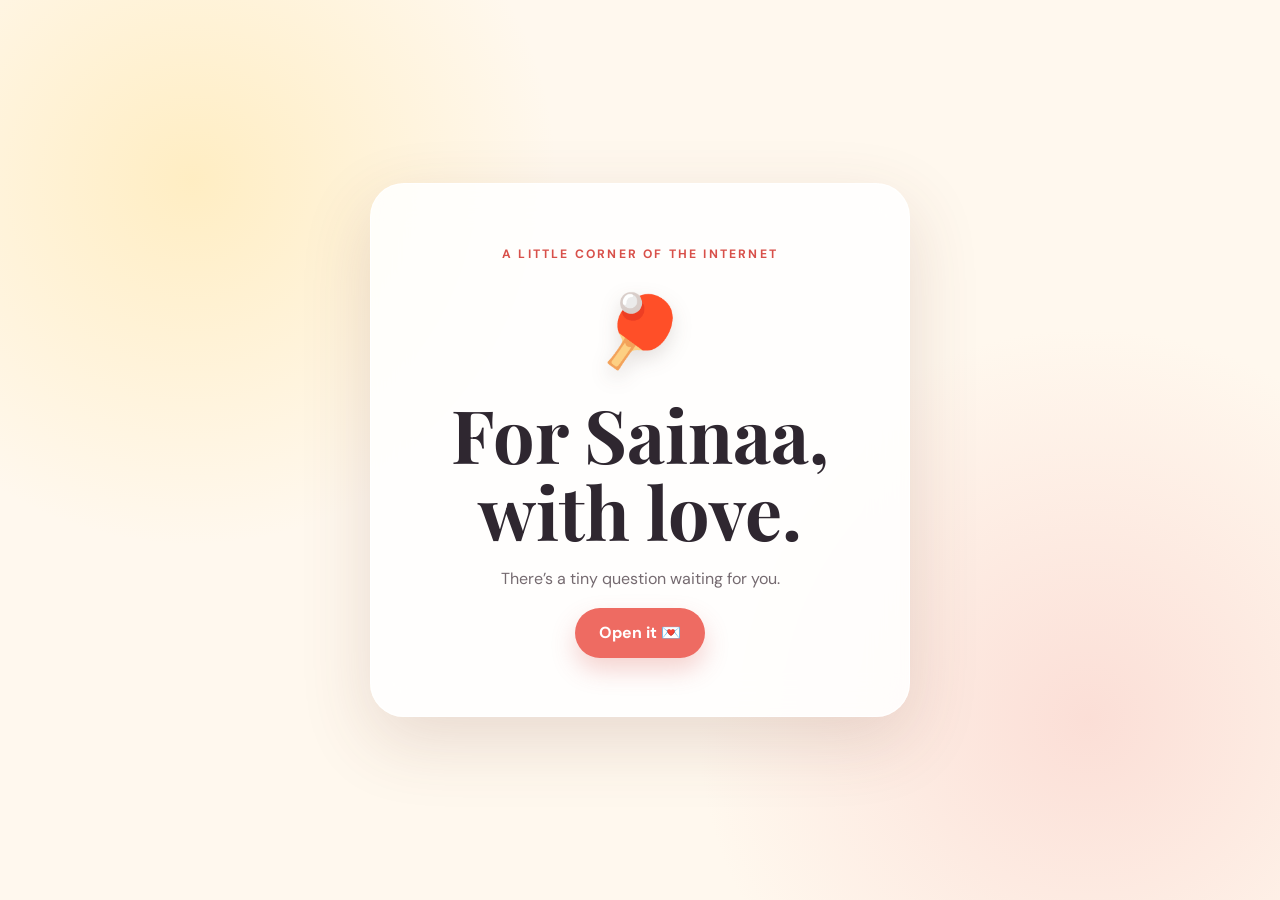
<file: index.html>
<!doctype html>
<html lang="en">
  <head>
    <meta charset="UTF-8" />
    <meta name="viewport" content="width=device-width, initial-scale=1.0" />
    <meta name="theme-color" content="#fff7ed" />
    <title>For Sainaa 💌</title>
    <link rel="preconnect" href="https://fonts.googleapis.com" />
    <link rel="preconnect" href="https://fonts.gstatic.com" crossorigin />
    <link
      href="https://fonts.googleapis.com/css2?family=DM+Sans:wght@400;600;700&family=Playfair+Display:ital,wght@1,700&display=swap"
      rel="stylesheet"
    />
    <link rel="stylesheet" href="./assets/site.css" />
  </head>
  <body class="home-page">
    <main class="home-card">
      <span class="eyebrow">a little corner of the internet</span>
      <div class="mini-paddles" aria-hidden="true">🏓</div>
      <h1>For Sainaa, with love.</h1>
      <p>There’s a tiny question waiting for you.</p>
      <a class="primary-link" href="./invites/table-tennis/">Open it 💌</a>
    </main>
  </body>
</html>
</file>
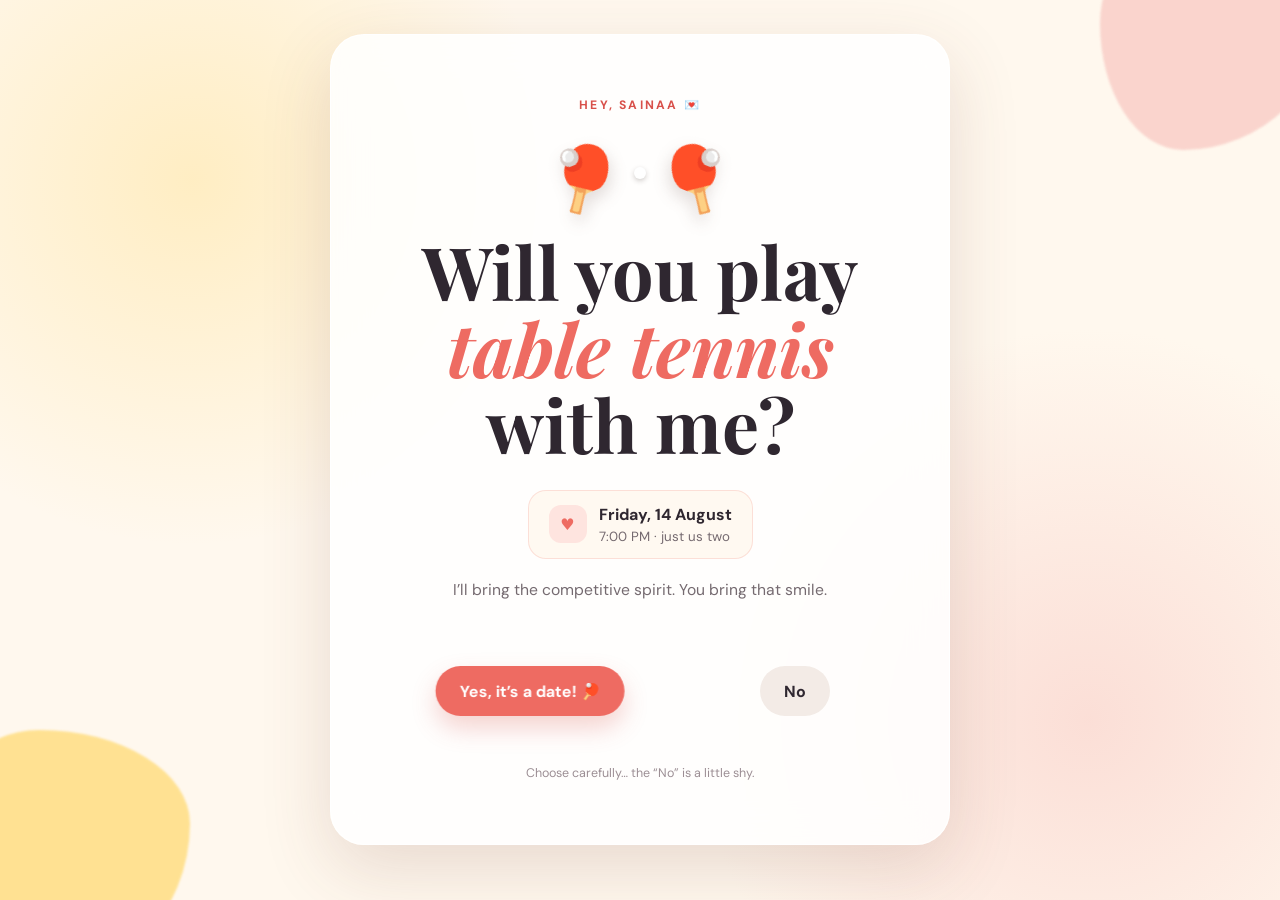
<file: invites/table-tennis/index.html>
<!doctype html>
<html lang="en">
  <head>
    <meta charset="UTF-8" />
    <meta name="viewport" content="width=device-width, initial-scale=1.0" />
    <meta name="theme-color" content="#fff7ed" />
    <meta
      name="description"
      content="Sainaa, will you play table tennis with me this Friday at 7pm?"
    />
    <meta property="og:title" content="A tiny question for Sainaa 🏓" />
    <meta
      property="og:description"
      content="Friday at 7pm. You, me, and a very competitive little ping-pong ball."
    />
    <meta property="og:type" content="website" />
    <title>A tiny question for Sainaa 🏓</title>
    <link rel="preconnect" href="https://fonts.googleapis.com" />
    <link rel="preconnect" href="https://fonts.gstatic.com" crossorigin />
    <link
      href="https://fonts.googleapis.com/css2?family=DM+Sans:wght@400;600;700&family=Playfair+Display:ital,wght@1,700&display=swap"
      rel="stylesheet"
    />
    <link rel="stylesheet" href="../../assets/site.css" />
  </head>
  <body class="invite-page">
    <div class="floating-shape shape-one" aria-hidden="true"></div>
    <div class="floating-shape shape-two" aria-hidden="true"></div>

    <main class="invite-card" id="invite-card">
      <span class="eyebrow">hey, Sainaa 💌</span>

      <div class="paddle-scene" aria-hidden="true">
        <span class="paddle paddle-left">🏓</span>
        <span class="ball"></span>
        <span class="paddle paddle-right">🏓</span>
      </div>

      <h1>Will you play<br /><em>table tennis</em> with me?</h1>

      <div class="date-pill">
        <span class="calendar-icon" aria-hidden="true">♥</span>
        <span><strong>Friday, 14 August</strong><small>7:00 PM · just us two</small></span>
      </div>

      <p class="note">I’ll bring the competitive spirit. You bring that smile.</p>

      <div class="button-arena" id="button-arena" aria-label="Choose your answer">
        <button class="answer yes-button" id="yes-button" type="button">Yes, it’s a date! 🏓</button>
        <button class="answer no-button" id="no-button" type="button">No</button>
      </div>

      <p class="hint" id="hint" aria-live="polite">Choose carefully… the “No” is a little shy.</p>
    </main>

    <section class="success-card" id="success-card" hidden aria-live="polite">
      <div class="success-emoji" aria-hidden="true">🥰</div>
      <span class="eyebrow">best answer ever</span>
      <h2>It’s a date!</h2>
      <p>Friday at 7. I’ll sort the paddles and prepare to lose gracefully.</p>
      <div class="success-actions">
        <button class="primary-link" id="calendar-button" type="button">Add to calendar</button>
        <button class="secondary-link" id="share-button" type="button">Tell me on WhatsApp 💬</button>
      </div>
      <small>If WhatsApp doesn’t open, just send me a 🏓</small>
    </section>

    <section class="success-card alternate-card" id="alternate-card" hidden aria-live="polite">
      <div class="success-emoji" aria-hidden="true">💛</div>
      <h2>Another time, then.</h2>
      <p>You still owe me a rematch. Pick a better day and tell me on WhatsApp?</p>
      <button class="secondary-link" id="alternate-share" type="button">Suggest another time</button>
    </section>

    <div class="confetti" id="confetti" aria-hidden="true"></div>

    <script src="../../assets/invitation.js"></script>
  </body>
</html>
</file>
<file: assets/site.css>
:root {
  --cream: #fff8ee;
  --paper: rgba(255, 255, 255, 0.86);
  --ink: #2f2730;
  --muted: #756a70;
  --coral: #ee6b62;
  --coral-dark: #d8504a;
  --pink: #f8c7c1;
  --yellow: #ffd970;
  --green: #1f7a65;
  --shadow: 0 24px 70px rgba(110, 62, 50, 0.16);
}

* {
  box-sizing: border-box;
}

html {
  min-height: 100%;
}

body {
  min-height: 100vh;
  margin: 0;
  color: var(--ink);
  font-family: "DM Sans", system-ui, sans-serif;
  background:
    radial-gradient(circle at 15% 20%, rgba(255, 217, 112, 0.34), transparent 28%),
    radial-gradient(circle at 85% 80%, rgba(248, 199, 193, 0.52), transparent 30%),
    var(--cream);
}

button,
a {
  font: inherit;
}

button {
  -webkit-tap-highlight-color: transparent;
}

.home-page,
.invite-page {
  display: grid;
  place-items: center;
  overflow-x: hidden;
  padding: 24px;
}

.home-card,
.invite-card,
.success-card {
  width: min(100%, 620px);
  border: 1px solid rgba(255, 255, 255, 0.9);
  border-radius: 34px;
  padding: clamp(30px, 7vw, 58px);
  text-align: center;
  background: var(--paper);
  box-shadow: var(--shadow);
  backdrop-filter: blur(18px);
  -webkit-backdrop-filter: blur(18px);
}

.home-card {
  width: min(100%, 540px);
}

.eyebrow {
  display: inline-block;
  color: var(--coral-dark);
  font-size: 0.76rem;
  font-weight: 700;
  letter-spacing: 0.18em;
  text-transform: uppercase;
}

.mini-paddles,
.success-emoji {
  margin: 22px 0 4px;
  font-size: 4.4rem;
  filter: drop-shadow(0 8px 10px rgba(67, 42, 37, 0.14));
}

h1,
h2 {
  margin: 18px 0;
  font-family: "Playfair Display", Georgia, serif;
  line-height: 1.04;
}

h1 {
  font-size: clamp(2.6rem, 10vw, 4.6rem);
}

h2 {
  font-size: clamp(2.6rem, 9vw, 4rem);
}

h1 em {
  color: var(--coral);
  font-weight: 700;
}

p {
  color: var(--muted);
  line-height: 1.6;
}

.primary-link,
.secondary-link,
.answer {
  display: inline-flex;
  min-height: 50px;
  align-items: center;
  justify-content: center;
  border: 0;
  border-radius: 999px;
  padding: 14px 24px;
  cursor: pointer;
  font-weight: 700;
  text-decoration: none;
  transition: transform 180ms ease, box-shadow 180ms ease, background 180ms ease;
}

.primary-link,
.yes-button {
  color: white;
  background: var(--coral);
  box-shadow: 0 12px 24px rgba(216, 80, 74, 0.25);
}

.primary-link:hover,
.yes-button:hover {
  background: var(--coral-dark);
  box-shadow: 0 15px 28px rgba(216, 80, 74, 0.3);
}

.secondary-link,
.no-button {
  color: var(--ink);
  background: #f3ebe6;
}

.secondary-link:hover,
.no-button:hover {
  background: #eadfd8;
}

.primary-link:focus-visible,
.secondary-link:focus-visible,
.answer:focus-visible {
  outline: 4px solid rgba(31, 122, 101, 0.35);
  outline-offset: 3px;
}

.paddle-scene {
  position: relative;
  height: 88px;
  margin: 12px auto 4px;
}

.paddle {
  position: absolute;
  top: 12px;
  font-size: 3.7rem;
  filter: drop-shadow(0 8px 8px rgba(80, 50, 45, 0.16));
}

.paddle-left {
  left: calc(50% - 92px);
  transform: rotate(-22deg);
  animation: tap-left 1.7s ease-in-out infinite;
}

.paddle-right {
  right: calc(50% - 92px);
  transform: scaleX(-1) rotate(-22deg);
  animation: tap-right 1.7s ease-in-out infinite;
}

.ball {
  position: absolute;
  top: 41px;
  left: calc(50% - 6px);
  width: 12px;
  height: 12px;
  border-radius: 50%;
  background: white;
  box-shadow: 0 2px 5px rgba(45, 30, 28, 0.22);
  animation: rally 1.7s ease-in-out infinite;
}

.date-pill {
  display: flex;
  width: fit-content;
  max-width: 100%;
  align-items: center;
  gap: 12px;
  margin: 28px auto 18px;
  border: 1px solid rgba(238, 107, 98, 0.18);
  border-radius: 18px;
  padding: 13px 20px;
  text-align: left;
  background: rgba(255, 248, 238, 0.8);
}

.calendar-icon {
  display: grid;
  width: 38px;
  height: 38px;
  flex: 0 0 auto;
  place-items: center;
  border-radius: 12px;
  color: var(--coral);
  background: #fee4df;
}

.date-pill strong,
.date-pill small {
  display: block;
}

.date-pill small {
  margin-top: 3px;
  color: var(--muted);
}

.note {
  margin: 0 auto;
  font-size: 0.98rem;
}

.button-arena {
  position: relative;
  width: 100%;
  height: 154px;
  margin: 12px auto 0;
}

.answer {
  position: absolute;
  top: 52px;
  white-space: nowrap;
  will-change: transform, left, top;
}

.yes-button {
  left: 28%;
  z-index: 2;
  transform: translateX(-50%) scale(var(--yes-scale, 1));
}

.no-button {
  left: 74%;
  z-index: 3;
  transition: left 190ms ease, top 190ms ease, transform 180ms ease, background 180ms ease;
}

.hint {
  min-height: 22px;
  margin: -4px 0 0;
  color: #9c8e94;
  font-size: 0.78rem;
}

.floating-shape {
  position: fixed;
  z-index: -1;
  border-radius: 42% 58% 64% 36% / 45% 36% 64% 55%;
  opacity: 0.72;
  filter: blur(1px);
}

.shape-one {
  top: -80px;
  right: -50px;
  width: 230px;
  height: 230px;
  background: var(--pink);
  animation: float 7s ease-in-out infinite;
}

.shape-two {
  bottom: -90px;
  left: -70px;
  width: 260px;
  height: 260px;
  background: var(--yellow);
  animation: float 8s ease-in-out infinite reverse;
}

.success-card[hidden] {
  display: none;
}

.success-card {
  animation: pop-in 500ms cubic-bezier(0.2, 0.9, 0.25, 1.2) both;
}

.success-card p {
  max-width: 430px;
  margin: 0 auto 24px;
}

.success-card small {
  display: block;
  margin-top: 18px;
  color: #9c8e94;
}

.success-actions {
  display: flex;
  flex-wrap: wrap;
  justify-content: center;
  gap: 10px;
}

.alternate-card .success-emoji {
  margin-top: 0;
}

.confetti-piece {
  position: fixed;
  top: -20px;
  z-index: 20;
  width: 10px;
  height: 16px;
  border-radius: 3px;
  pointer-events: none;
  animation: confetti-fall var(--fall-time) linear forwards;
}

@keyframes rally {
  0%, 100% { transform: translateX(-34px) translateY(3px); }
  50% { transform: translateX(34px) translateY(-9px); }
}

@keyframes tap-left {
  0%, 45%, 100% { transform: rotate(-22deg); }
  55% { transform: rotate(-8deg); }
}

@keyframes tap-right {
  0%, 45%, 100% { transform: scaleX(-1) rotate(-22deg); }
  5% { transform: scaleX(-1) rotate(-8deg); }
}

@keyframes float {
  0%, 100% { transform: translateY(0) rotate(0deg); }
  50% { transform: translateY(18px) rotate(8deg); }
}

@keyframes pop-in {
  from { opacity: 0; transform: translateY(18px) scale(0.96); }
  to { opacity: 1; transform: translateY(0) scale(1); }
}

@keyframes confetti-fall {
  to { transform: translate3d(var(--drift), 110vh, 0) rotate(720deg); opacity: 0.3; }
}

@media (max-width: 520px) {
  .invite-page,
  .home-page {
    padding: 14px;
  }

  .invite-card,
  .home-card,
  .success-card {
    border-radius: 26px;
    padding: 28px 20px;
  }

  h1 {
    font-size: clamp(2.45rem, 13.2vw, 3.5rem);
  }

  .date-pill {
    padding: 12px 14px;
  }

  .button-arena {
    height: 178px;
  }

  .answer {
    top: 58px;
    padding: 13px 18px;
  }

  .yes-button {
    left: 30%;
    transform-origin: center;
  }

  .no-button {
    left: 72%;
  }
}

@media (prefers-reduced-motion: reduce) {
  *,
  *::before,
  *::after {
    scroll-behavior: auto !important;
    animation-duration: 0.01ms !important;
    animation-iteration-count: 1 !important;
    transition-duration: 0.01ms !important;
  }
}
</file>
